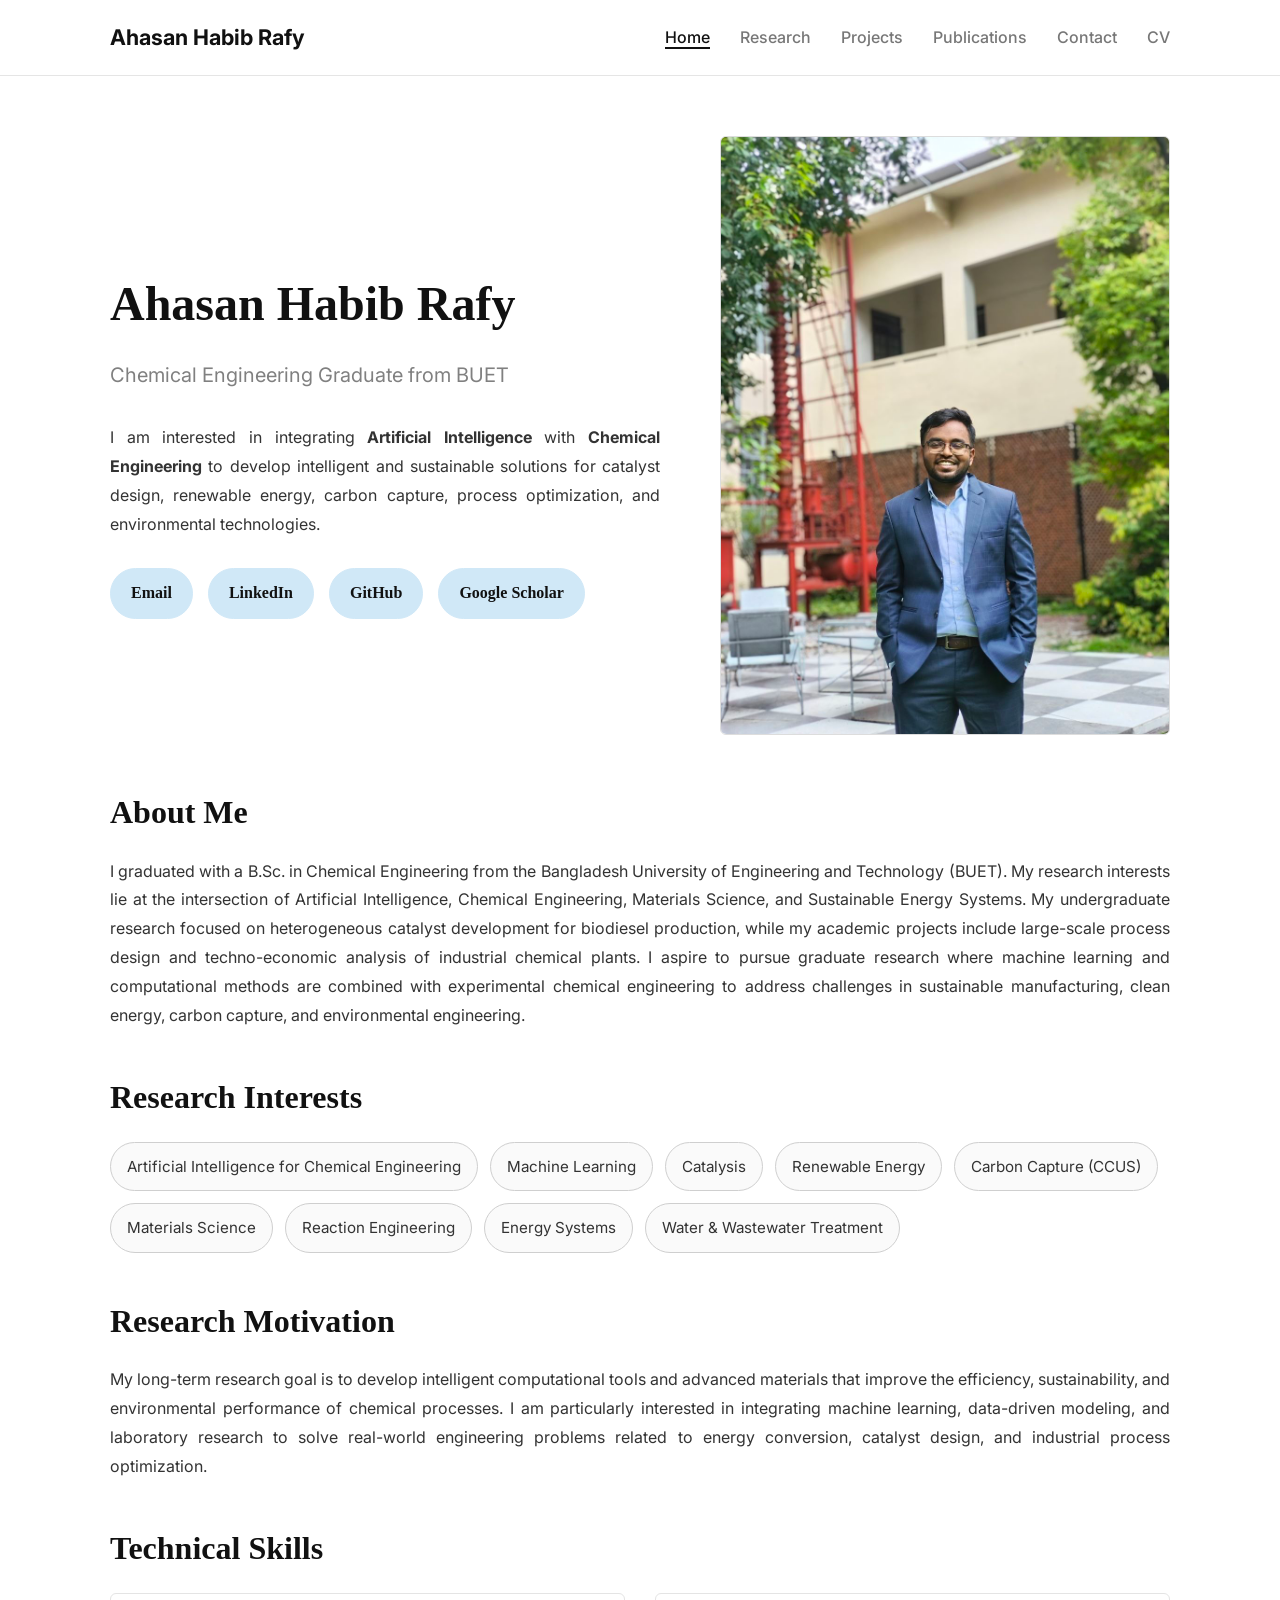
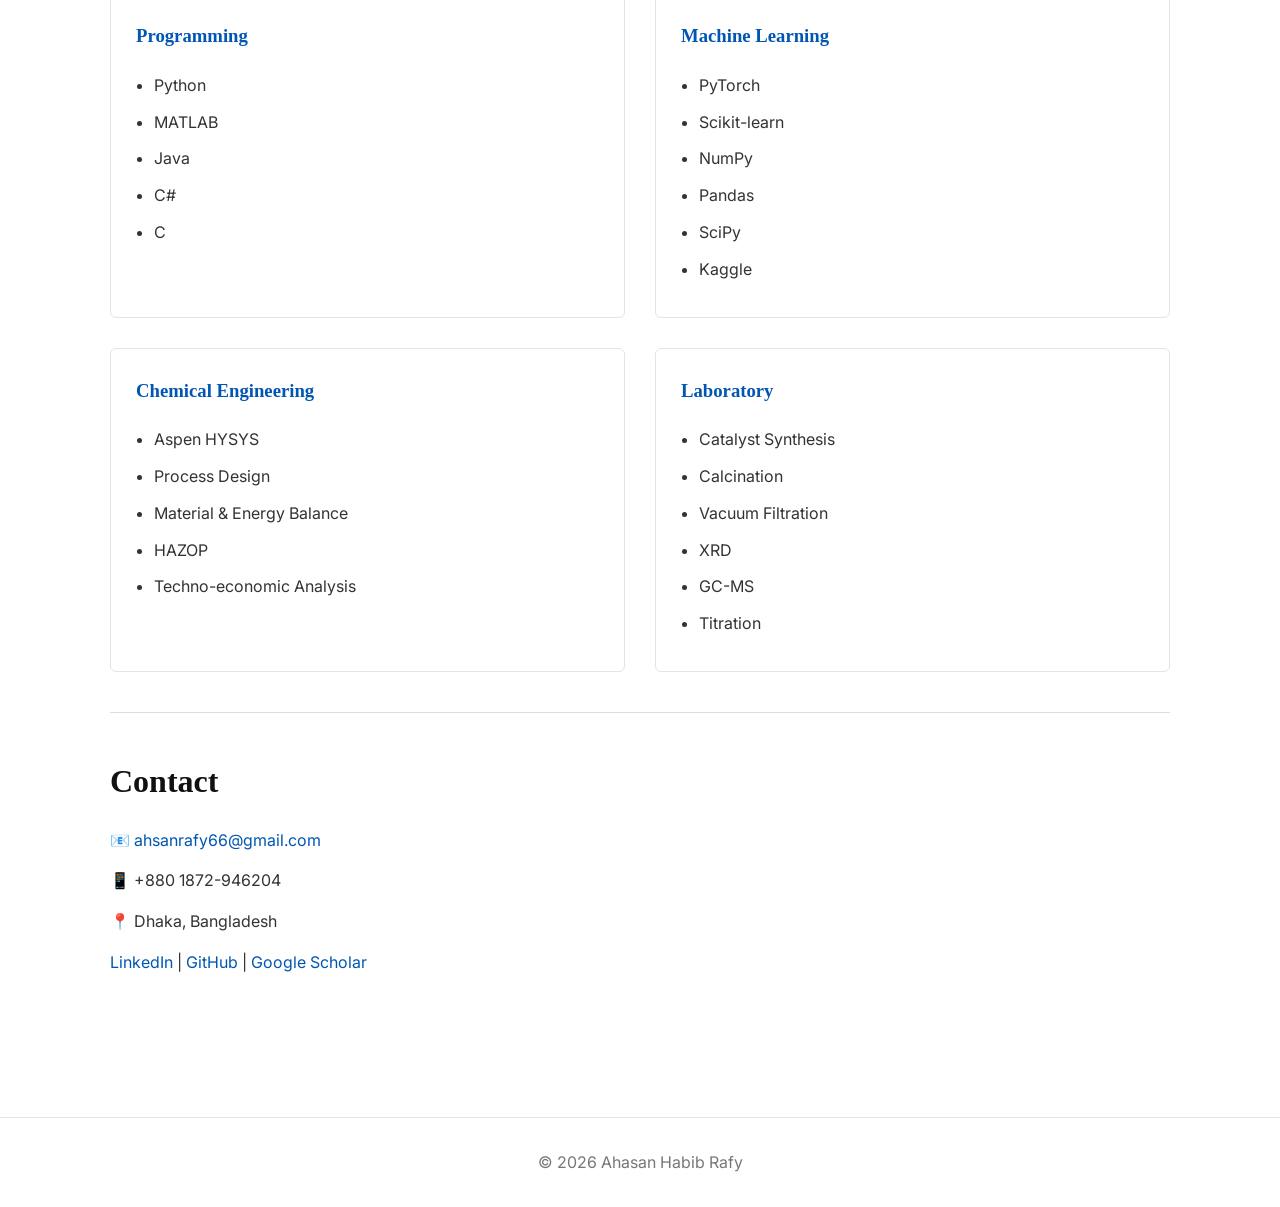
<file: index.html>
<!DOCTYPE html>
<html lang="en">

<head>

    <meta charset="UTF-8">
    <meta name="viewport" content="width=device-width, initial-scale=1.0">

    <title>Ahasan Habib Rafy</title>

    <link rel="stylesheet" href="style.css">

    <link rel="preconnect" href="https://fonts.googleapis.com">

    <link rel="preconnect" href="https://fonts.gstatic.com" crossorigin>

    <link href="https://fonts.googleapis.com/css2?family=Inter:wght@300;400;500;600;700&display=swap" rel="stylesheet">

    <link href="https://fonts.googleapis.com/css2?family=Inter:wght@300;400;500;600;700&display=swap" rel="stylesheet">

</head>

<body>

<nav>

    <div class="nav-container">

        <div class="logo">
            <a href="index.html">Ahasan Habib Rafy</a>
        </div>

        <ul>

            <li><a href="index.html" class="active">Home</a></li>

            <li><a href="research.html">Research</a></li>

            <li><a href="projects.html">Projects</a></li>

            <li><a href="publications.html">Publications</a></li>

            <li><a href="#contact">Contact</a></li>

            <li><a href="assets/cv.pdf" target="_blank">CV</a></li>

        </ul>

    </div>

</nav>

<main>

<section class="hero">

    <div class="hero-text">

        <h1>Ahasan Habib Rafy</h1>

        <p style="color: #808080; font-size: 20px;">
            Chemical Engineering Graduate from BUET
        </p>

        <p>

            I am interested in integrating <strong>Artificial Intelligence</strong>
            with <strong>Chemical Engineering</strong> to develop intelligent and
            sustainable solutions for catalyst design, renewable energy,
            carbon capture, process optimization, and environmental technologies.

        </p>

        <div class="buttons">

            <a href="mailto:ahsanrafy66@gmail.com">Email</a>

            <a href="https://www.linkedin.com/in/ahsan-habib-rafy-2563a71a9" target="_blank">LinkedIn</a>

            <a href="#">GitHub</a>

            <a href="#">Google Scholar</a>

        </div>

    </div>

    <div class="hero-image">

        <img src="assets/profile.jpg" alt="Ahasan Habib Rafy">

    </div>

</section>

<section>

<h2>About Me</h2>

<p>

I graduated with a B.Sc. in Chemical Engineering from the Bangladesh University
of Engineering and Technology (BUET). My research interests lie at the intersection
of Artificial Intelligence, Chemical Engineering, Materials Science, and Sustainable
Energy Systems. My undergraduate research focused on heterogeneous catalyst
development for biodiesel production, while my academic projects include
large-scale process design and techno-economic analysis of industrial chemical plants.

I aspire to pursue graduate research where machine learning and computational
methods are combined with experimental chemical engineering to address challenges
in sustainable manufacturing, clean energy, carbon capture, and environmental
engineering.

</p>

</section>

<section>

<h2>Research Interests</h2>

<div class="tags">

<span>Artificial Intelligence for Chemical Engineering</span>

<span>Machine Learning</span>

<span>Catalysis</span>

<span>Renewable Energy</span>

<span>Carbon Capture (CCUS)</span>

<span>Materials Science</span>

<span>Reaction Engineering</span>

<span>Energy Systems</span>

<span>Water & Wastewater Treatment</span>

</div>

</section>

<section>

<h2>Research Motivation</h2>

<p>

My long-term research goal is to develop intelligent computational tools and
advanced materials that improve the efficiency, sustainability, and environmental
performance of chemical processes. I am particularly interested in integrating
machine learning, data-driven modeling, and laboratory research to solve
real-world engineering problems related to energy conversion, catalyst design,
and industrial process optimization.

</p>

</section>

<section>

<h2>Technical Skills</h2>

<div class="skills-grid">

<div class="skill-card">

<h3>Programming</h3>

<ul>

<li>Python</li>

<li>MATLAB</li>

<li>Java</li>

<li>C#</li>

<li>C</li>

</ul>

</div>

<div class="skill-card">

<h3>Machine Learning</h3>

<ul>

<li>PyTorch</li>

<li>Scikit-learn</li>

<li>NumPy</li>

<li>Pandas</li>

<li>SciPy</li>

<li>Kaggle</li>

</ul>

</div>

<div class="skill-card">

<h3>Chemical Engineering</h3>

<ul>

<li>Aspen HYSYS</li>

<li>Process Design</li>

<li>Material & Energy Balance</li>

<li>HAZOP</li>

<li>Techno-economic Analysis</li>

</ul>

</div>

<div class="skill-card">

<h3>Laboratory</h3>

<ul>

<li>Catalyst Synthesis</li>

<li>Calcination</li>

<li>Vacuum Filtration</li>

<li>XRD</li>

<li>GC-MS</li>

<li>Titration</li>

</ul>

</div>

</div>

</section>

<section id="contact">

<h2>Contact</h2>

<p>

📧 <a href="mailto:ahsanrafy66@gmail.com">ahsanrafy66@gmail.com</a>

</p>

<p>

📱 +880 1872-946204

</p>

<p>

📍 Dhaka, Bangladesh

</p>

<p>

<a href="https://www.linkedin.com/in/ahsan-habib-rafy-2563a71a9" target="_blank">LinkedIn</a>

|

<a href="#">GitHub</a>

|

<a href="#">Google Scholar</a>

</p>

</section>

</main>

<footer>

<p>

© 2026 Ahasan Habib Rafy

</p>

</footer>

</body>

</html>
</file>
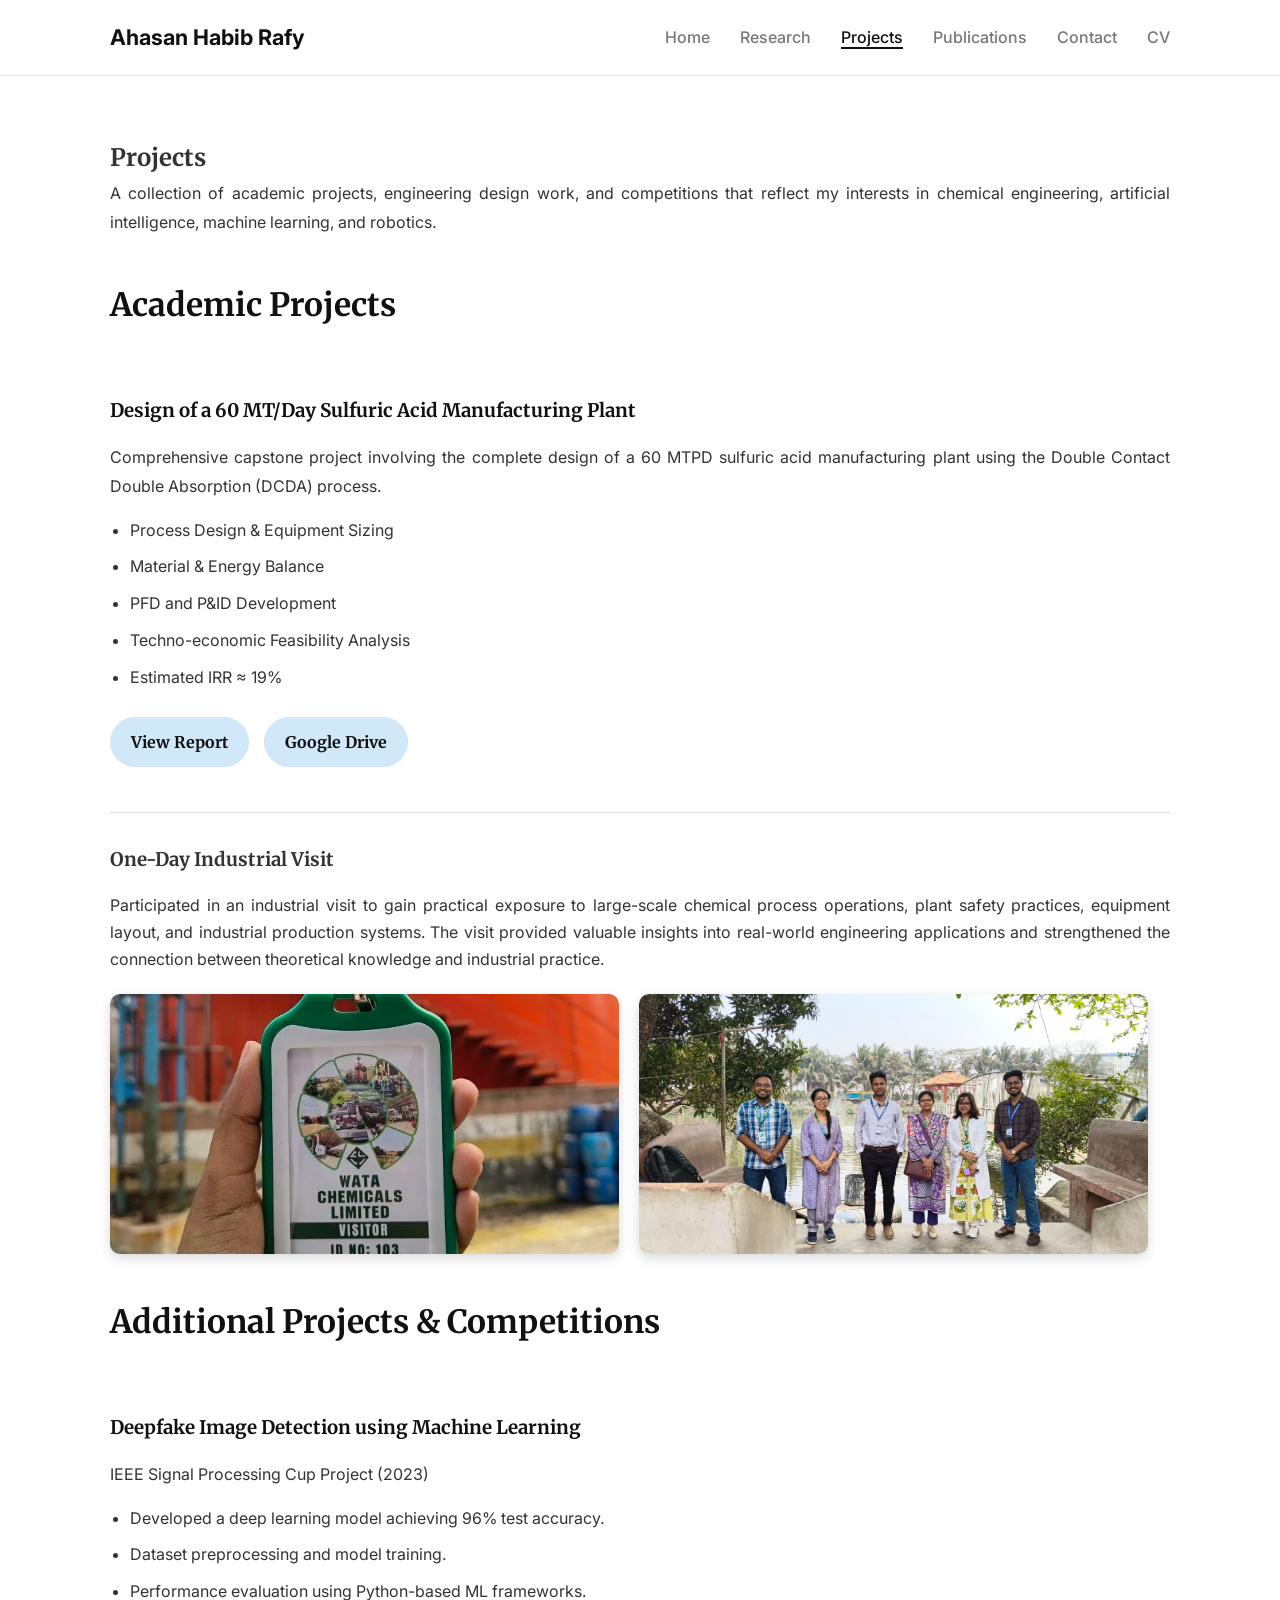
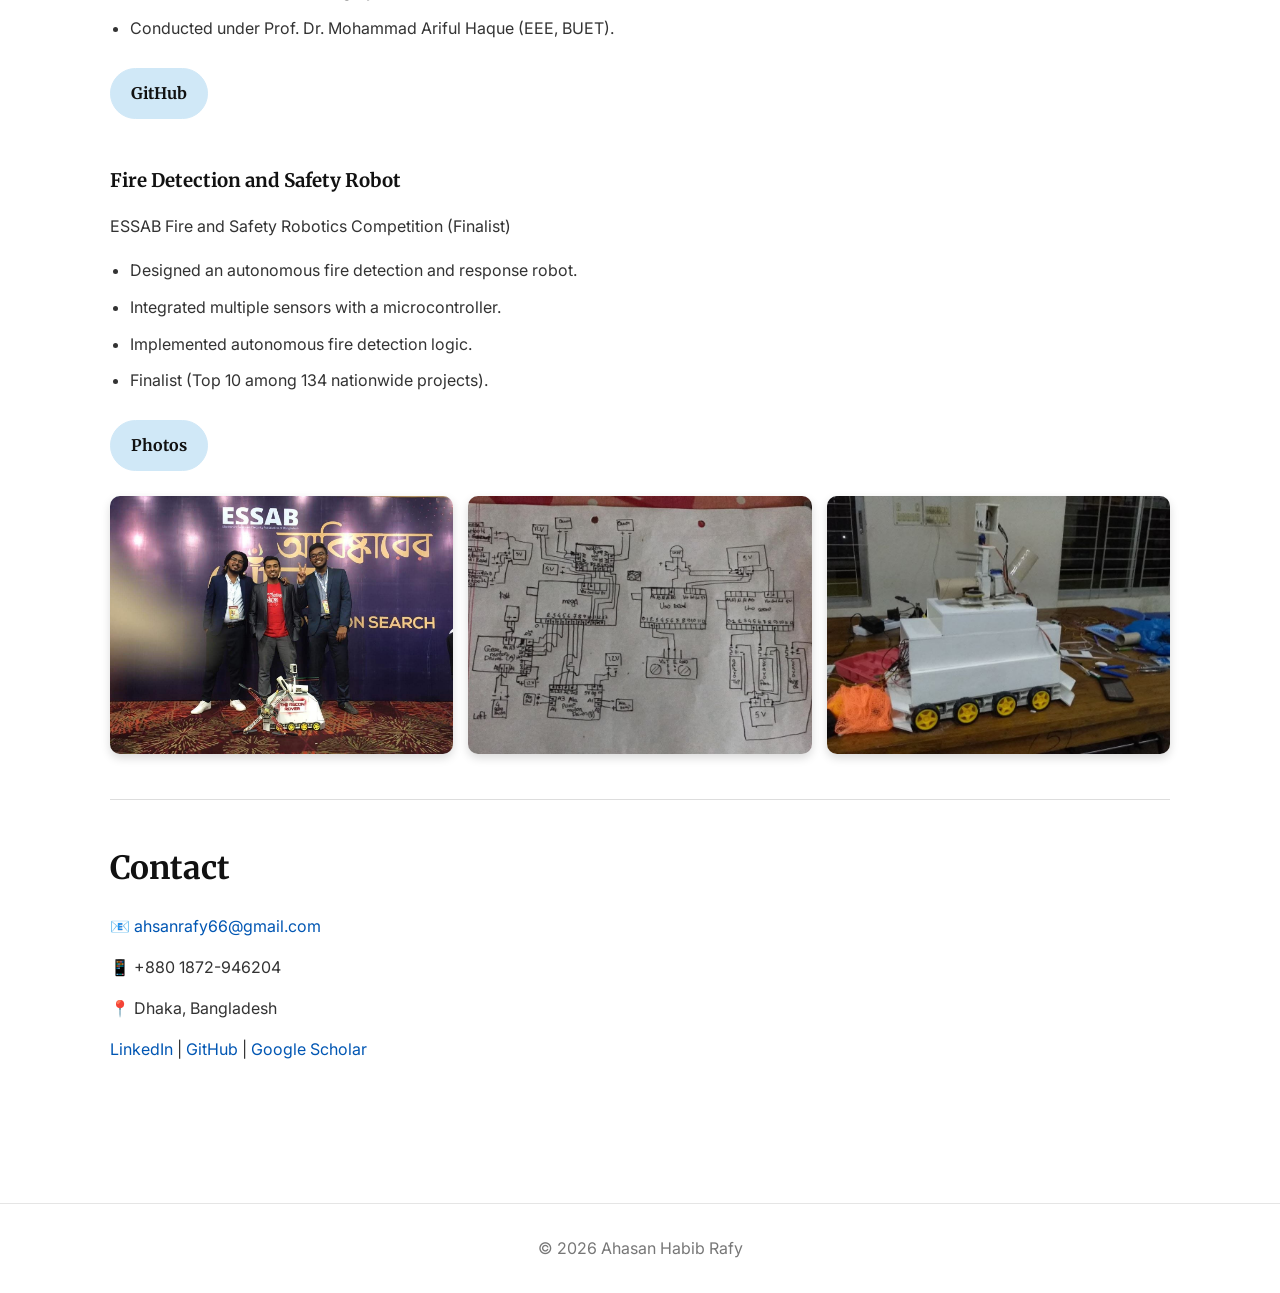
<file: projects.html>
<!DOCTYPE html>
<html lang="en">

<head>

    <meta charset="UTF-8">
    <meta name="viewport" content="width=device-width, initial-scale=1.0">

    <title>Projects | Ahasan Habib Rafy</title>

    <link rel="stylesheet" href="style.css">

    <link rel="preconnect" href="https://fonts.googleapis.com">

    <link rel="preconnect" href="https://fonts.gstatic.com" crossorigin>

    <link href="https://fonts.googleapis.com/css2?family=Inter:wght@300;400;500;600;700&display=swap" rel="stylesheet">
    
    <link href="https://fonts.googleapis.com/css2?family=Inter:wght@300;400;500;600&family=Playfair+Display:wght@700&display=swap" rel="stylesheet">
    
    <link href="https://fonts.googleapis.com/css2?family=Inter:wght@300;400;500;600;700&display=swap" rel="stylesheet">

    <link href="https://fonts.googleapis.com/css2?family=Inter:wght@300;400;500;600&family=Merriweather:wght@700&display=swap" rel="stylesheet">

</head>

<body>

<nav>

<div class="nav-container">

<div class="logo">
<a href="index.html">Ahasan Habib Rafy</a>
</div>

<ul>

<li><a href="index.html">Home</a></li>

<li><a href="research.html">Research</a></li>

<li><a href="projects.html" class="active">Projects</a></li>

<li><a href="publications.html">Publications</a></li>

<li><a href="#contact">Contact</a></li>

<li><a href="assets/cv.pdf" target="_blank">CV</a></li>



</ul>

</div>

</nav>

<main>

<section>

<h1>Projects</h1>

<p>

A collection of academic projects, engineering design work, and competitions
that reflect my interests in chemical engineering, artificial intelligence,
machine learning, and robotics.

</p>

</section>

<!-- ====================================================== -->

<section>

    <h2>Academic Projects</h2>

    <div class="project-card">

        <div class="project-content">

            <h3>Design of a 60 MT/Day Sulfuric Acid Manufacturing Plant</h3>

            <p>
                Comprehensive capstone project involving the complete design of a
                60 MTPD sulfuric acid manufacturing plant using the Double Contact
                Double Absorption (DCDA) process.
            </p>

            <ul>
                <li>Process Design & Equipment Sizing</li>
                <li>Material & Energy Balance</li>
                <li>PFD and P&amp;ID Development</li>
                <li>Techno-economic Feasibility Analysis</li>
                <li>Estimated IRR ≈ 19%</li>
            </ul>

            <div class="buttons">
                <a href="https://drive.google.com/file/d/13DH-ZAOr2LEgkhJGG7vrE-RukiJyX8AS/view?usp=drive_link" target="_blank">
                    View Report
                </a>
                <a href="https://drive.google.com/drive/folders/1cYNmdhlsCjySzA49zK9D0_FBFE9Hs80x?usp=drive_link" target="_blank">
                    Google Drive
                </a>
            </div>

        </div>

    </div>

    <!-- Industrial Visit Subsection -->
    <div class="industrial-visit">

        <h3>One-Day Industrial Visit</h3>

        <p>
            Participated in an industrial visit to gain practical exposure to
            large-scale chemical process operations, plant safety practices,
            equipment layout, and industrial production systems. The visit
            provided valuable insights into real-world engineering applications
            and strengthened the connection between theoretical knowledge and
            industrial practice.
        </p>

        <div class="visit-gallery">
            <img src="images/industrial-visit-1.jpg" alt="Industrial Visit Photo 1">
            <img src="images/industrial-visit-2.jpg" alt="Industrial Visit Photo 2">
        </div>

    </div>

</section>

<!-- ====================================================== -->

<section>

    <h2>Additional Projects & Competitions</h2>

    <!-- Deepfake -->
    <div class="project-card">

        <div class="project-content">

            <h3>Deepfake Image Detection using Machine Learning</h3>

            <p>
                IEEE Signal Processing Cup Project (2023)
            </p>

            <ul>
                <li>Developed a deep learning model achieving 96% test accuracy.</li>
                <li>Dataset preprocessing and model training.</li>
                <li>Performance evaluation using Python-based ML frameworks.</li>
                <li>Conducted under Prof. Dr. Mohammad Ariful Haque (EEE, BUET).</li>
            </ul>

            <div class="buttons">
                <a href="#">GitHub</a>
            </div>

        </div>

    </div>

    <!-- Robotics -->
    <div class="project-card">

        <div class="project-content">

            <h3>Fire Detection and Safety Robot</h3>

            <p>
                ESSAB Fire and Safety Robotics Competition (Finalist)
            </p>

            <ul>
                <li>Designed an autonomous fire detection and response robot.</li>
                <li>Integrated multiple sensors with a microcontroller.</li>
                <li>Implemented autonomous fire detection logic.</li>
                <li>Finalist (Top 10 among 134 nationwide projects).</li>
            </ul>

            <div class="buttons">
                <a href="https://drive.google.com/drive/folders/1A1L3kk9WWM-lfLNbj0kkNv6wkd1Zb5Vy?usp=drive_link" target="_blank">Photos</a>
               
            </div>

            <!-- Robotics Photos -->
            <div class="project-gallery">
                <img src="images/projects/robot1.jpg" alt="Robot Photo 1">
                <img src="images/projects/robot2.jpg" alt="Robot Photo 2">
                <img src="images/projects/robot3.jpg" alt="Robot Photo 3">
            </div>

        </div>

    </div>

</section>

<section id="contact">

<h2>Contact</h2>

<p>

📧

<a href="mailto:ahsanrafy66@gmail.com">

ahsanrafy66@gmail.com

</a>

</p>

<p>

📱 +880 1872-946204

</p>

<p>

📍 Dhaka, Bangladesh

</p>

<p>

<a href="https://www.linkedin.com/in/ahsan-habib-rafy-2563a71a9">

LinkedIn

</a>

|

<a href="#">

GitHub

</a>

|

<a href="#">

Google Scholar

</a>

</p>

</section>

</main>

<footer>

<p>

© 2026 Ahasan Habib Rafy

</p>

</footer>

</body>

</html>
</file>
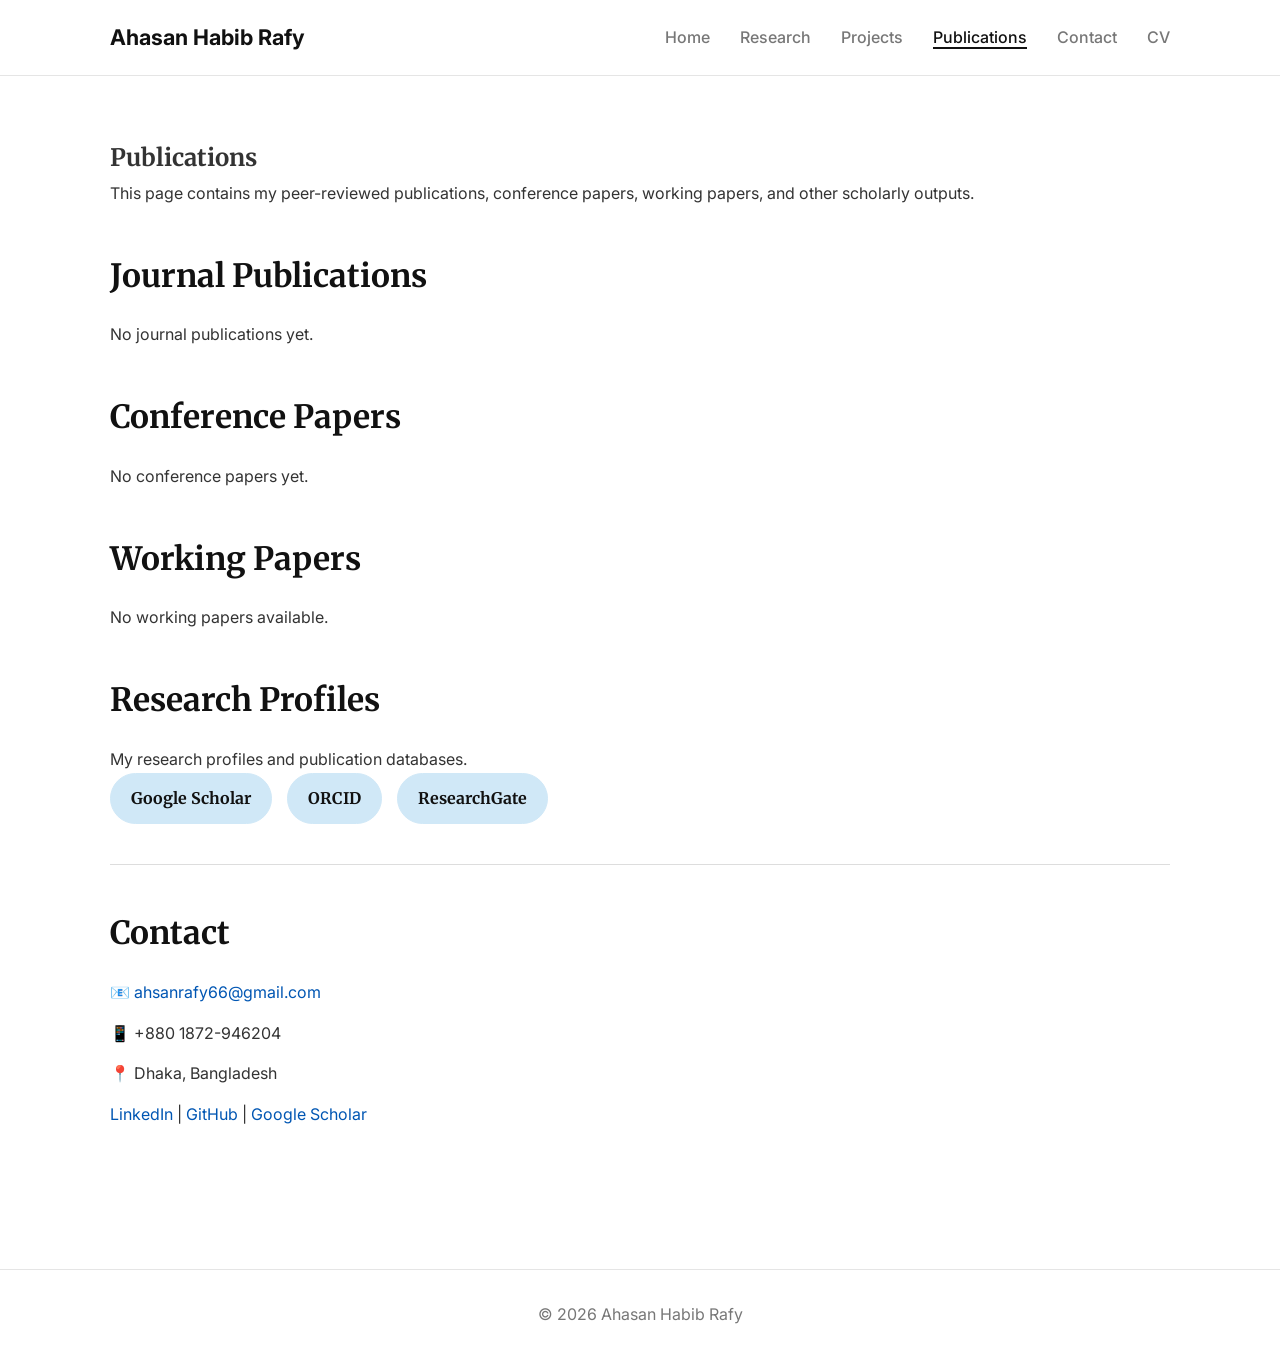
<file: publications.html>
<!DOCTYPE html>
<html lang="en">

<head>

    <meta charset="UTF-8">
    <meta name="viewport" content="width=device-width, initial-scale=1.0">

    <title>Publications | Ahasan Habib Rafy</title>

    <link rel="stylesheet" href="style.css">

    <link rel="preconnect" href="https://fonts.googleapis.com">

    <link rel="preconnect" href="https://fonts.gstatic.com" crossorigin>

    <link href="https://fonts.googleapis.com/css2?family=Inter:wght@300;400;500;600;700&display=swap" rel="stylesheet">
    
    <link href="https://fonts.googleapis.com/css2?family=Inter:wght@300;400;500;600&family=Merriweather:wght@700&display=swap" rel="stylesheet">

</head>

<body>

<nav>

<div class="nav-container">

<div class="logo">

<a href="index.html">

Ahasan Habib Rafy

</a>

</div>

<ul>

<li><a href="index.html">Home</a></li>

<li><a href="research.html">Research</a></li>

<li><a href="projects.html">Projects</a></li>

<li><a href="publications.html" class="active">Publications</a></li>

<li><a href="#contact">Contact</a></li>

<li><a href="assets/cv.pdf" target="_blank">CV</a></li>

</ul>

</div>

</nav>

<main>

<section>

<h1>Publications</h1>

<p>

This page contains my peer-reviewed publications, conference papers,
working papers, and other scholarly outputs.

</p>

</section>

<!-- ================================================= -->

<section>

<h2>Journal Publications</h2>

<div class="publication">

<p>

No journal publications yet.

</p>

</div>

</section>

<!-- ================================================= -->

<section>

<h2>Conference Papers</h2>

<div class="publication">

<p>

No conference papers yet.

</p>

</div>

</section>

<!-- ================================================= -->

<section>

<h2>Working Papers</h2>

<div class="publication">

<p>

No working papers available.

</p>

</div>

</section>

<!-- ================================================= -->

<section>

<h2>Research Profiles</h2>

<p>

My research profiles and publication databases.

</p>

<div class="buttons">

<a href="#">

Google Scholar

</a>

<a href="#">

ORCID

</a>

<a href="#">

ResearchGate

</a>

</div>

</section>

<!-- ================================================= -->


<!-- ================================================= -->

<section id="contact">

<h2>Contact</h2>

<p>

📧

<a href="mailto:ahsanrafy66@gmail.com">

ahsanrafy66@gmail.com

</a>

</p>

<p>

📱 +880 1872-946204

</p>

<p>

📍 Dhaka, Bangladesh

</p>

<p>

<a href="https://www.linkedin.com/in/ahsan-habib-rafy-2563a71a9">

LinkedIn

</a>

|

<a href="#">

GitHub

</a>

|

<a href="#">

Google Scholar

</a>

</p>

</section>

</main>

<footer>

<p>

© 2026 Ahasan Habib Rafy

</p>

</footer>

</body>

</html>
</file>
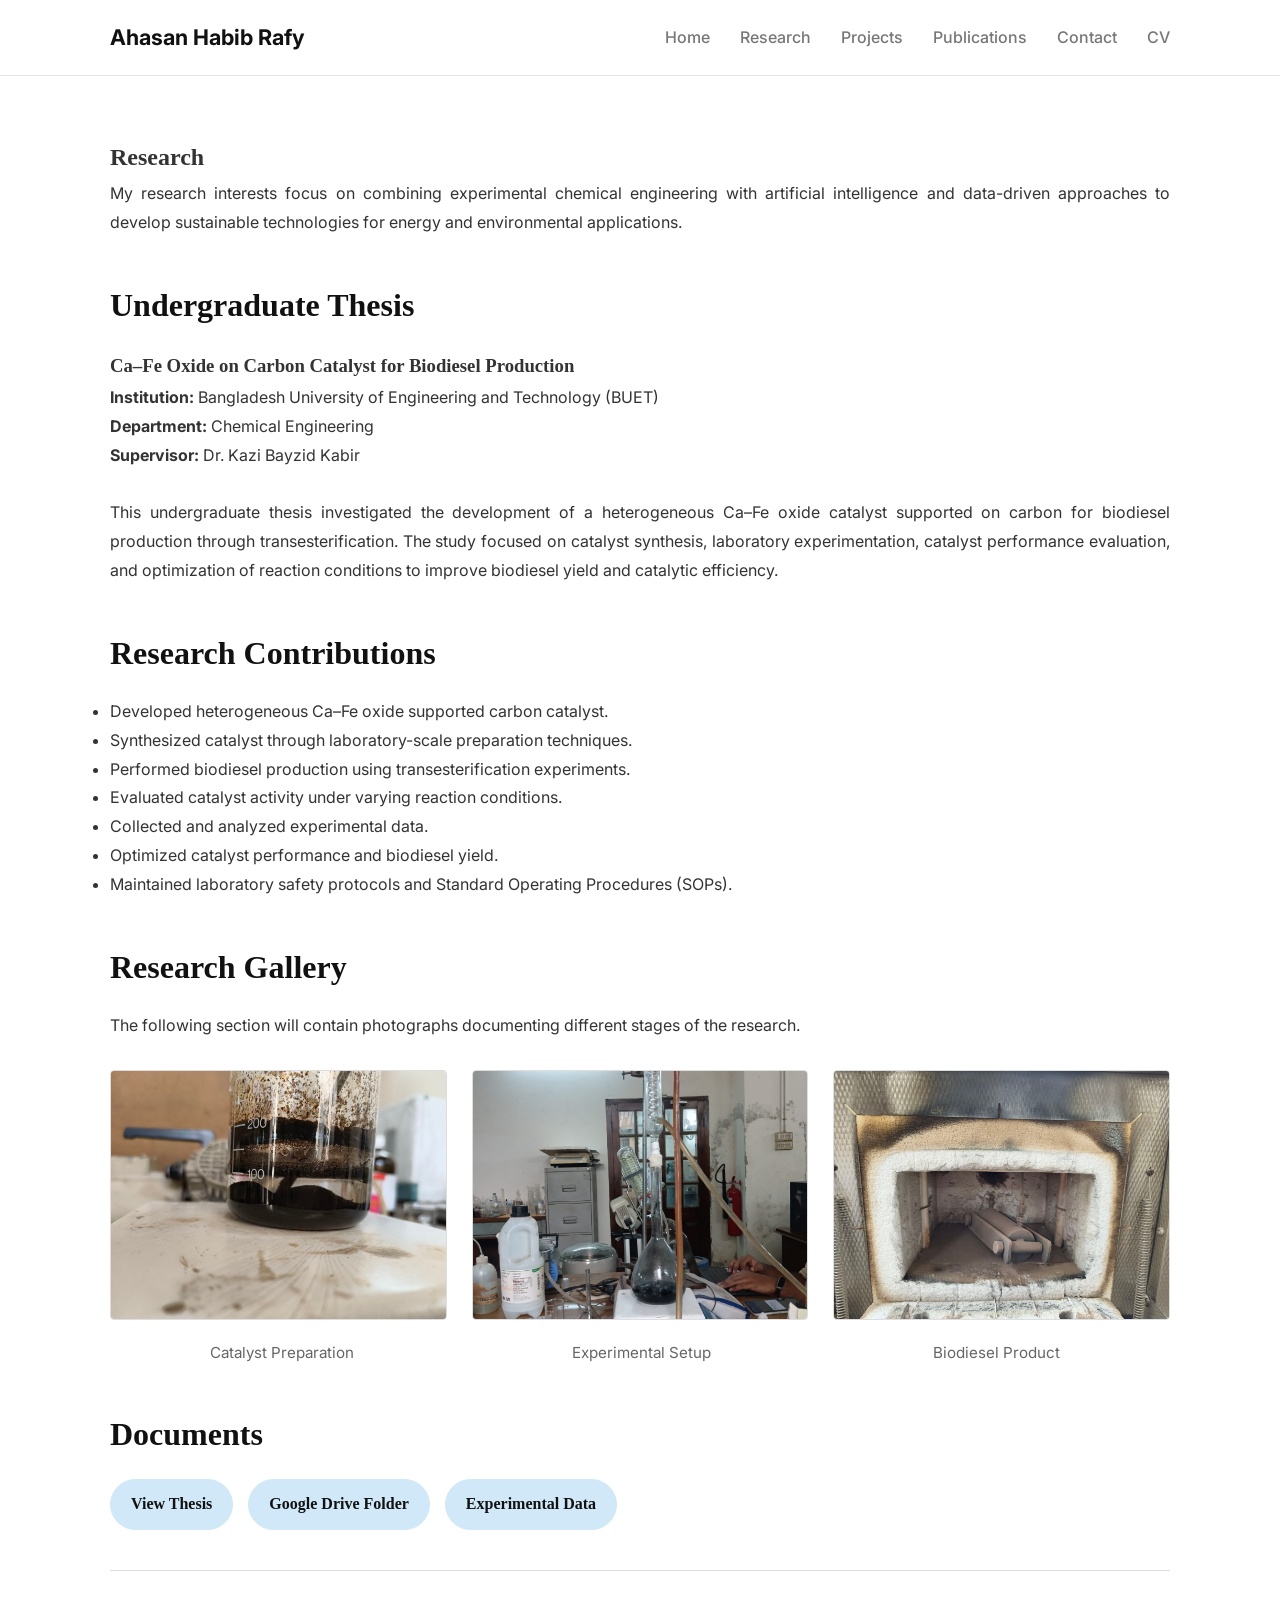
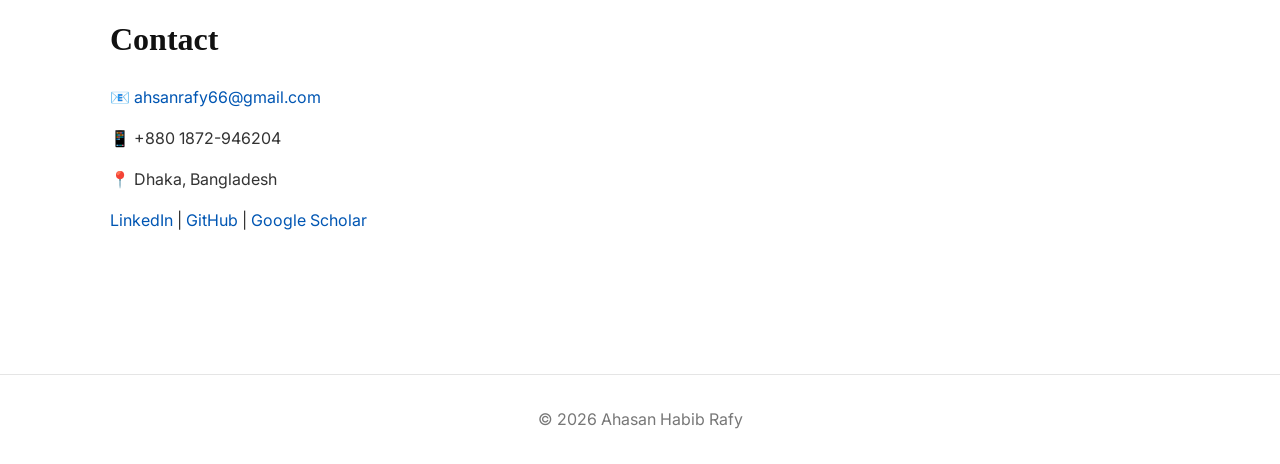
<file: research (copy 1).html>
<!DOCTYPE html>
<html lang="en">

<head>

    <meta charset="UTF-8">
    <meta name="viewport" content="width=device-width, initial-scale=1.0">

    <title>Research | Ahasan Habib Rafy</title>

    <link rel="stylesheet" href="style.css">

    <link rel="preconnect" href="https://fonts.googleapis.com">

    <link rel="preconnect" href="https://fonts.gstatic.com" crossorigin>

    <link href="https://fonts.googleapis.com/css2?family=Inter:wght@300;400;500;600;700&display=swap" rel="stylesheet">

</head>

<body>

<nav>

<div class="nav-container">

<div class="logo">
<a href="index.html">Ahasan Habib Rafy</a>
</div>

<ul>

<li><a href="index.html">Home</a></li>

<li><a href="research.html">Research</a></li>

<li><a href="projects.html">Projects</a></li>

<li><a href="publications.html">Publications</a></li>

<li><a href="#contact">Contact</a></li>

<li><a href="assets/cv.pdf" target="_blank">CV</a></li>

</ul>

</div>

</nav>

<main>

<section>

<h1>Research</h1>

<p>

My research interests focus on combining experimental chemical engineering with
artificial intelligence and data-driven approaches to develop sustainable technologies
for energy and environmental applications.

</p>

</section>

<section>

<h2>Undergraduate Thesis</h2>

<h3>Ca–Fe Oxide on Carbon Catalyst for Biodiesel Production</h3>

<p>

<strong>Institution:</strong> Bangladesh University of Engineering and Technology (BUET)

<br>

<strong>Department:</strong> Chemical Engineering

<br>

<strong>Supervisor:</strong> Dr. Kazi Bayzid Kabir

</p>

<br>

<p>

This undergraduate thesis investigated the development of a heterogeneous
Ca–Fe oxide catalyst supported on carbon for biodiesel production through
transesterification. The study focused on catalyst synthesis, laboratory
experimentation, catalyst performance evaluation, and optimization of reaction
conditions to improve biodiesel yield and catalytic efficiency.

</p>

</section>

<section>

<h2>Research Contributions</h2>

<ul>

<li>Developed heterogeneous Ca–Fe oxide supported carbon catalyst.</li>

<li>Synthesized catalyst through laboratory-scale preparation techniques.</li>

<li>Performed biodiesel production using transesterification experiments.</li>

<li>Evaluated catalyst activity under varying reaction conditions.</li>

<li>Collected and analyzed experimental data.</li>

<li>Optimized catalyst performance and biodiesel yield.</li>

<li>Maintained laboratory safety protocols and Standard Operating Procedures (SOPs).</li>

</ul>

</section>

<section>

<h2>Research Gallery</h2>

<p>

The following section will contain photographs documenting different stages of the research.

</p>

<div class="gallery">

<div class="gallery-item">

<img src="images/thesis/photo1.jpg" alt="Catalyst Preparation">

<p>Catalyst Preparation</p>

</div>

<div class="gallery-item">

<img src="images/thesis/photo2.jpg" alt="Laboratory Experiment">

<p>Experimental Setup</p>

</div>

<div class="gallery-item">

<img src="images/thesis/photo3.jpg" alt="Biodiesel">

<p>Biodiesel Product</p>

</div>

</div>

</section>

<section>

<h2>Documents</h2>

<div class="buttons">

<a href="assets/thesis.pdf" target="_blank">

View Thesis

</a>

<a href="#">

Google Drive Folder

</a>

<a href="#">

Experimental Data

</a>

</div>

</section>

<section id="contact">

<h2>Contact</h2>

<p>

📧

<a href="mailto:ahsanrafy66@gmail.com">

ahsanrafy66@gmail.com

</a>

</p>

<p>

📱 +880 1872-946204

</p>

<p>

📍 Dhaka, Bangladesh

</p>

<p>

<a href="https://www.linkedin.com/in/ahsan-habib-rafy-2563a71a9">

LinkedIn

</a>

|

<a href="#">

GitHub

</a>

|

<a href="#">

Google Scholar

</a>

</p>

</section>

</main>

<footer>

<p>

© 2026 Ahasan Habib Rafy

</p>

</footer>

</body>

</html>
</file>
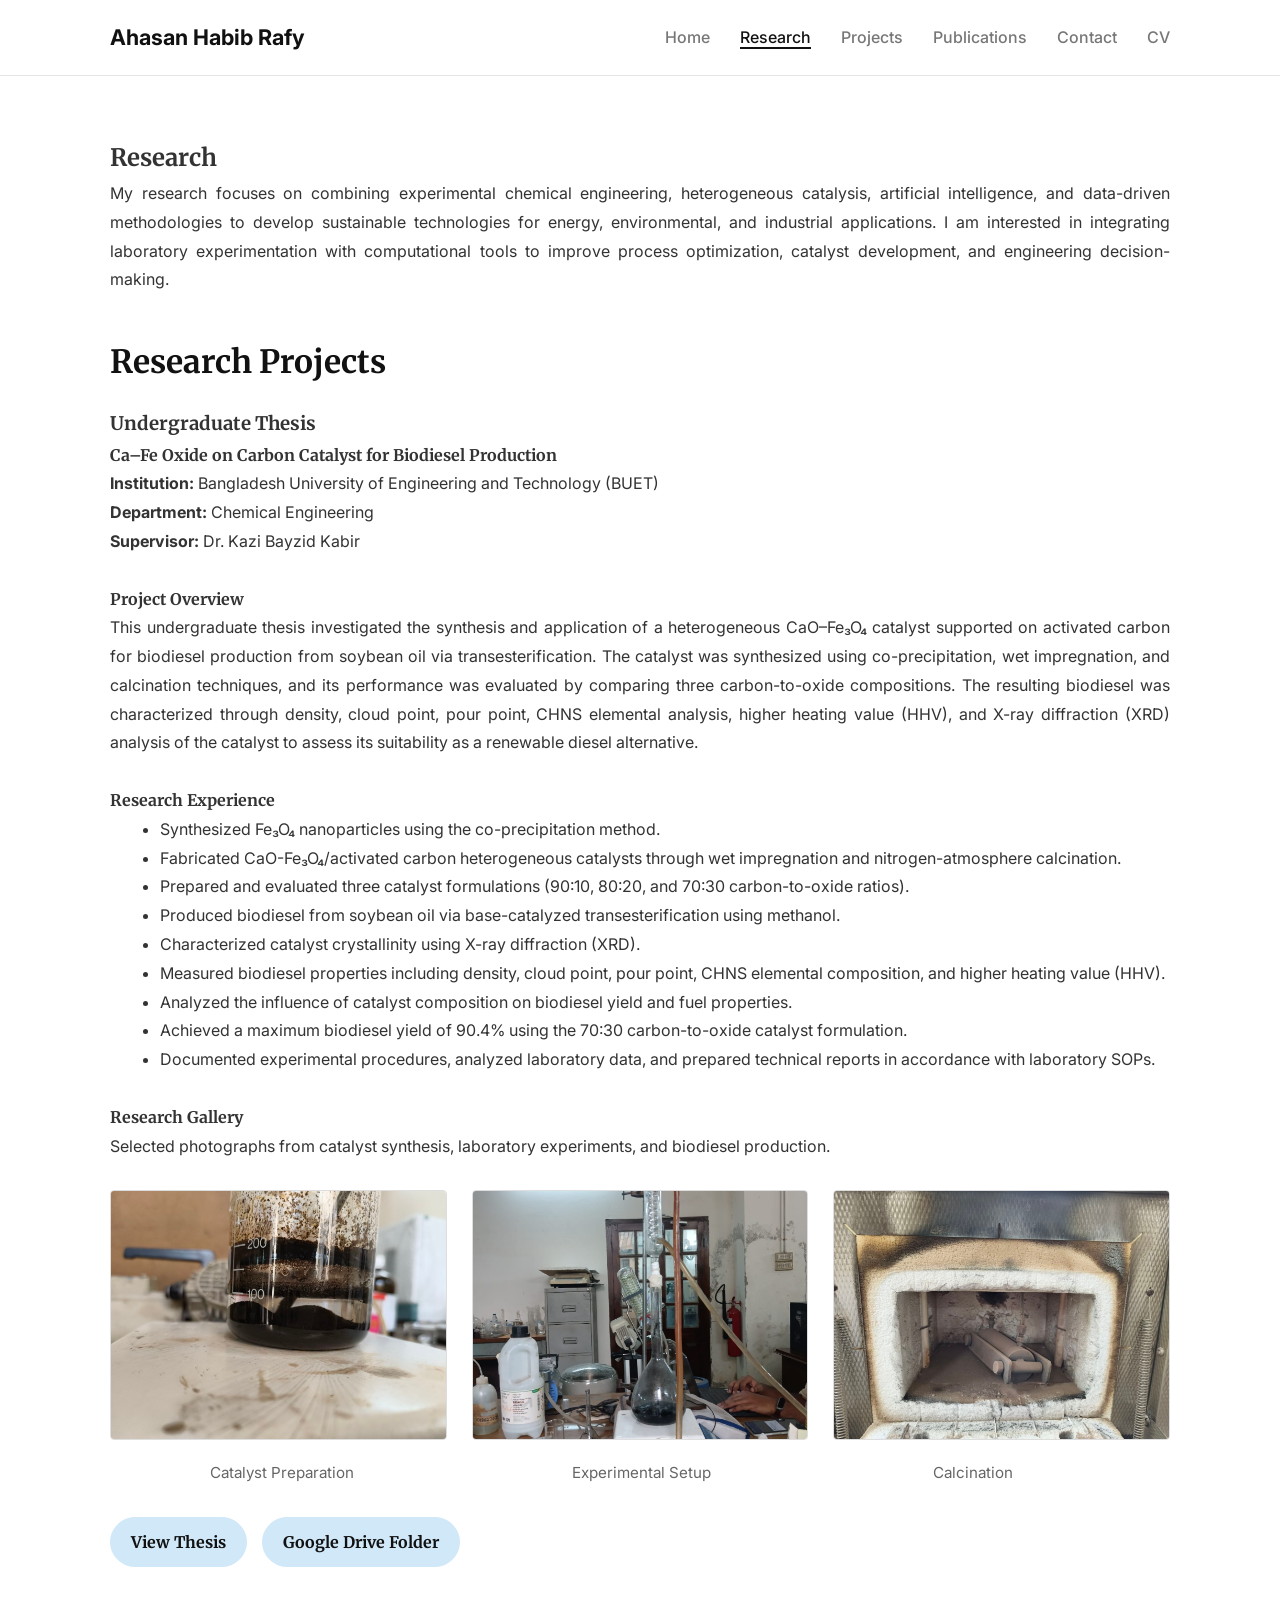
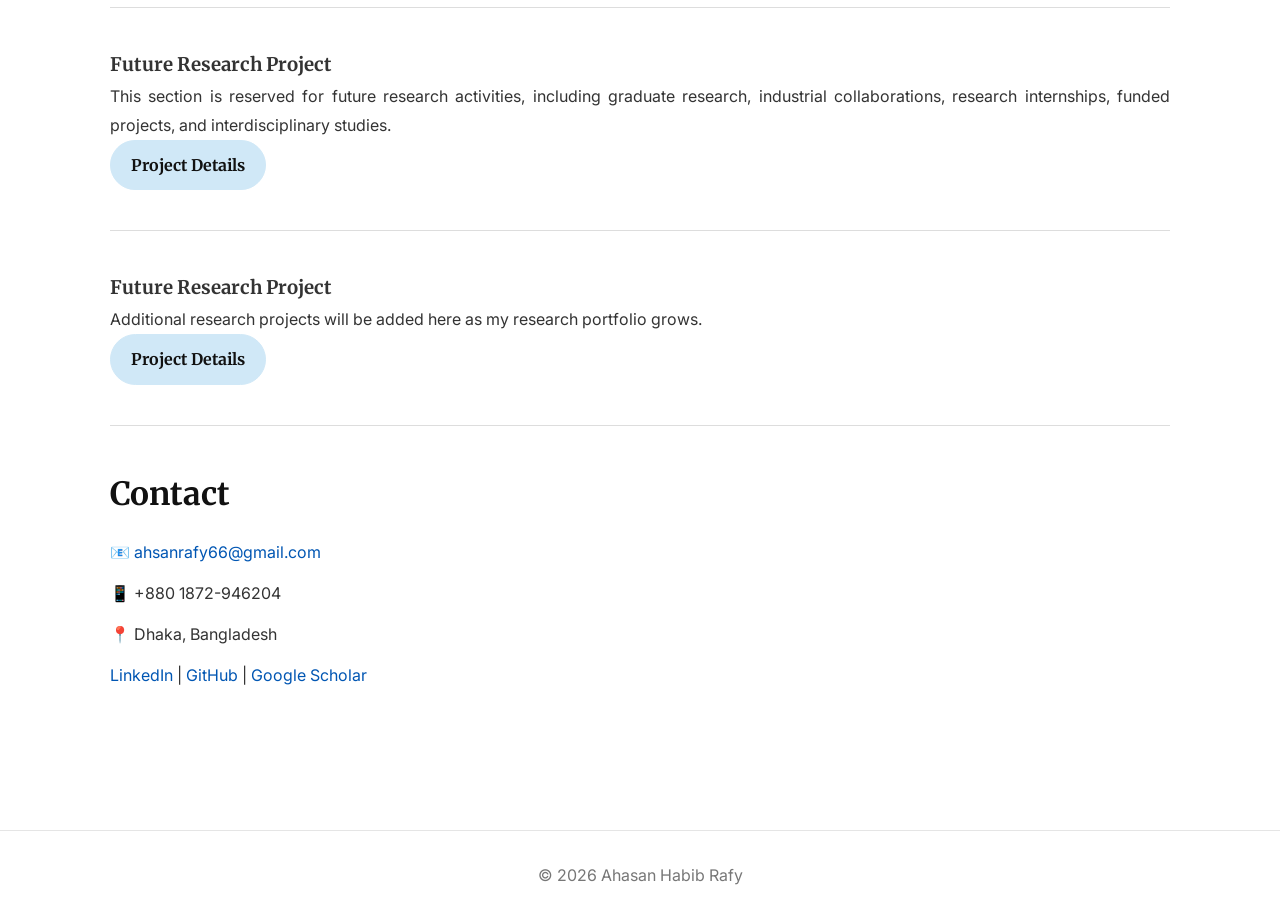
<file: research.html>
<!DOCTYPE html>
<html lang="en">

<head>

    <meta charset="UTF-8">
    <meta name="viewport" content="width=device-width, initial-scale=1.0">

    <title>Research | Ahasan Habib Rafy</title>

    <link rel="stylesheet" href="style.css">

    <link rel="preconnect" href="https://fonts.googleapis.com">

    <link rel="preconnect" href="https://fonts.gstatic.com" crossorigin>

    <link href="https://fonts.googleapis.com/css2?family=Inter:wght@300;400;500;600;700&display=swap" rel="stylesheet">

    <link href="https://fonts.googleapis.com/css2?family=Inter:wght@300;400;500;600&family=Merriweather:wght@700&display=swap" rel="stylesheet">

</head>

<body>

    <!-- ===================== Navigation ===================== -->

    <nav>

        <div class="nav-container">

            <div class="logo">
                <a href="index.html">Ahasan Habib Rafy</a>
            </div>

            <ul>

                <li><a href="index.html">Home</a></li>

                <li><a href="research.html" class="active">Research</a></li>

                <li><a href="projects.html">Projects</a></li>

                <li><a href="publications.html">Publications</a></li>

                <li><a href="#contact">Contact</a></li>

                <li><a href="assets/cv.pdf" target="_blank">CV</a></li>

            </ul>

        </div>

    </nav>



    <main>

        <!-- ===================== Research Overview ===================== -->

        <section>

            <h1>Research</h1>

            <p>

                My research focuses on combining experimental chemical engineering,
                heterogeneous catalysis, artificial intelligence, and data-driven
                methodologies to develop sustainable technologies for energy,
                environmental, and industrial applications. I am interested in
                integrating laboratory experimentation with computational tools to
                improve process optimization, catalyst development, and engineering
                decision-making.

            </p>

        </section>



        <!-- ===================== Research Projects ===================== -->

        <section>

            <h2>Research Projects</h2>



            <!-- ===================================================== -->
            <!-- Undergraduate Thesis -->
            <!-- ===================================================== -->

            <article class="research-project">

                <h3>Undergraduate Thesis</h3>

                <h4>Ca–Fe Oxide on Carbon Catalyst for Biodiesel Production</h4>

                <p>

                    <strong>Institution:</strong>
                    Bangladesh University of Engineering and Technology (BUET)

                    <br>

                    <strong>Department:</strong>
                    Chemical Engineering

                    <br>

                    <strong>Supervisor:</strong>
                    Dr. Kazi Bayzid Kabir

                </p>

                <br>

                <h4>Project Overview</h4>

                <p>

                    This undergraduate thesis investigated the synthesis and application of a heterogeneous CaO–Fe₃O₄ catalyst supported on activated carbon for biodiesel production from soybean oil via transesterification. The catalyst was synthesized using co-precipitation, wet impregnation, and calcination techniques, and its performance was evaluated by comparing three carbon-to-oxide compositions. The resulting biodiesel was characterized through density, cloud point, pour point, CHNS elemental analysis, higher heating value (HHV), and X-ray diffraction (XRD) analysis of the catalyst to assess its suitability as a renewable diesel alternative.

                </p>

                <br>

                <h4>Research Experience</h4>

                <ul class="thesis-list">

                    <li>Synthesized Fe₃O₄ nanoparticles using the co-precipitation method.</li>

                    <li>Fabricated CaO-Fe₃O₄/activated carbon heterogeneous catalysts through wet impregnation and nitrogen-atmosphere calcination.</li>

                    <li>Prepared and evaluated three catalyst formulations (90:10, 80:20, and 70:30 carbon-to-oxide ratios).</li>

                    <li>Produced biodiesel from soybean oil via base-catalyzed transesterification using methanol.</li>

                    <li>Characterized catalyst crystallinity using X-ray diffraction (XRD).</li>

                    <li>Measured biodiesel properties including density, cloud point, pour point, CHNS elemental composition, and higher heating value (HHV).</li>

                    <li>Analyzed the influence of catalyst composition on biodiesel yield and fuel properties.</li>

                    <li>Achieved a maximum biodiesel yield of 90.4% using the 70:30 carbon-to-oxide catalyst formulation.</li>
                    <li>Documented experimental procedures, analyzed laboratory data, and prepared technical reports in accordance with laboratory SOPs.</li>

                </ul>

                <br>

                <h4>Research Gallery</h4>

                <p>

                    Selected photographs from catalyst synthesis, laboratory
                    experiments, and biodiesel production.

                </p>

                <div class="gallery">

                    <div class="gallery-item">

                        <img src="images/thesis/photo1.jpg" alt="Catalyst Preparation">

                        <p>Catalyst Preparation</p>

                    </div>

                    <div class="gallery-item">

                        <img src="images/thesis/photo2.jpg" alt="Experimental Setup">

                        <p>Experimental Setup</p>

                    </div>

                    <div class="gallery-item">

                        <img src="images/thesis/photo3.jpg" alt="Calcination">

                        <p>Calcination</p>

                    </div>

                </div>


                <div class="buttons">

                    <a href="assets/thesis.pdf" target="_blank">
                        View Thesis
                    </a>

                    <a href="https://drive.google.com/drive/folders/1sE2tycuFa7WtSZ1xiBogKMmP66Z_4FFO?usp=drive_link" target="_blank">
                        Google Drive Folder
                    </a>

                </div>

            </article>



            <hr>



            <!-- ===================================================== -->
            <!-- Future Research Project -->
            <!-- ===================================================== -->

            <article class="research-project">

                <h3>Future Research Project</h3>

                <p>

                    This section is reserved for future research activities,
                    including graduate research, industrial collaborations,
                    research internships, funded projects, and interdisciplinary
                    studies.

                </p>

                <div class="buttons">

                    <a href="#">
                        Project Details
                    </a>

                </div>

            </article>



            <hr>



            <!-- ===================================================== -->
            <!-- Future Research Project -->
            <!-- ===================================================== -->

            <article class="research-project">

                <h3>Future Research Project</h3>

                <p>

                    Additional research projects will be added here as my research
                    portfolio grows.

                </p>

                <div class="buttons">

                    <a href="#">
                        Project Details
                    </a>

                </div>

            </article>

        </section>



        <!-- ===================== Contact ===================== -->

        <section id="contact">

            <h2>Contact</h2>

            <p>

                📧

                <a href="mailto:ahsanrafy66@gmail.com">

                    ahsanrafy66@gmail.com

                </a>

            </p>

            <p>

                📱 +880 1872-946204

            </p>

            <p>

                📍 Dhaka, Bangladesh

            </p>

            <p>

                <a href="https://www.linkedin.com/in/ahsan-habib-rafy-2563a71a9">

                    LinkedIn

                </a>

                |

                <a href="#">

                    GitHub

                </a>

                |

                <a href="#">

                    Google Scholar

                </a>

            </p>

        </section>

    </main>



    <!-- ===================== Footer ===================== -->

    <footer>

        <p>

            © 2026 Ahasan Habib Rafy

        </p>

    </footer>

</body>

</html>
</file>
<file: style.css>
/* ==========================================================
   AHASAN HABIB RAFY
   Academic Portfolio
   style.css
========================================================== */

/* =========================
   RESET
========================= */

*{
    margin:0;
    padding:0;
    box-sizing:border-box;
}

html{
    scroll-behavior:smooth;
}

body{

    font-family:'Inter',sans-serif;
    background:#ffffff;
    color:#333;
    line-height:1.8;
    font-size:16px;

}

h1, h2, h3, h4 {
    font-family: 'Merriweather', serif;
}

/* =========================
   LINKS
========================= */

a{

    color:#0056b3;
    text-decoration:none;

}

a:hover{

    text-decoration:underline;

}

/* =========================
   NAVIGATION
========================= */

nav{

    width:100%;
    border-bottom:1px solid #e5e5e5;
    background:#fff;
    position:sticky;
    top:0;
    z-index:100;

}

.nav-container{

    max-width:1100px;
    margin:auto;

    display:flex;
    justify-content:space-between;
    align-items:center;

    padding:18px 20px;

}

.logo a{

    font-size:1.35rem;
    font-weight:700;
    color:#111;

}

nav ul{

    display:flex;
    list-style:none;
    gap:30px;

}

nav ul li{

    list-style:none;

}

nav ul li a{

    color:#777;              /* Grey */
    font-weight:500;
    text-decoration:none;
    transition:color 0.2s ease;

}

nav ul li a:hover{

    color:#111;
    text-decoration: none;
}

nav ul li a.active{

    color:#111;
    text-decoration:underline;
    text-underline-offset:4px;
    text-decoration-thickness:2px;

}

/* =========================
   MAIN
========================= */

main{

    max-width:1100px;
    margin:auto;
    padding:60px 20px;

}

/* =========================
   HERO
========================= */

.hero{

    display: flex;
    align-items: center;
    justify-content: space-between;
    gap: 60px;

}

.hero-text{

    flex:1;

}

.hero h1{

    font-size:3rem;
    color:#111;
    margin-bottom:10px;

}

.hero h2{

    font-size:1.25rem;
    font-weight:500;
    color:#666;



}

.hero p{

    margin-bottom:30px;
    text-align:justify;

}

.hero-image{

    flex: 0 0 450px;

}

.hero-image img{

    width:100%;
    border-radius:6px;
    border:1px solid #ddd;

}

/* =========================
   SOCIAL BUTTONS
========================= */

.buttons{

    display:flex;
    gap:15px;
    flex-wrap:wrap;

}

.buttons a{

   background: #d0e8f7;
    border: 1px solid #d0e8f7;

    color: #111;                 /* Deep black */

    font-family: 'Merriweather', serif;
    font-weight: 700;

    padding: 10px 20px;

    border-radius: 999px;

    text-decoration: none;

    transition: 0.2s ease;


}

.buttons a:hover{

    background: #b7dbf2;         /* Slightly darker blue */
    color: #111;
    border-color: #b7dbf2;
    text-decoration: none;
}

/* =========================
   SECTION
========================= */

section{

    margin-bottom:40px;

}

section h2{

    font-size:2rem;

    margin-bottom:10px;

    color:#111;



    display:inline-block;

    padding-bottom:5px;

}

section p{

    text-align:justify;

}

/* =========================
   RESEARCH TAGS
========================= */

.tags{

    display:flex;

    flex-wrap:wrap;

    gap:12px;

}

.tags span{

    border:1px solid #cfcfcf;

    padding:10px 16px;

    border-radius:25px;

    background:#fafafa;

    font-size:.95rem;

}

/* =========================
   SKILLS
========================= */

.skills-grid{

    display:grid;

    grid-template-columns:repeat(2,1fr);

    gap:30px;

}

.skill-card{

    border:1px solid #e4e4e4;

    padding:25px;

    border-radius:6px;

}

.skill-card h3{

    margin-bottom:18px;

    color:#0056b3;

}

.skill-card ul{

    padding-left:18px;

}

.skill-card li{

    margin-bottom:8px;

}

/* =========================
   CONTACT
========================= */

#contact{

    border-top:1px solid #ddd;

    padding-top:40px;

}

#contact p{

    margin-bottom:12px;

}

/* =========================
   FOOTER
========================= */

footer{

    border-top:1px solid #e5e5e5;

    padding:30px;

    text-align:center;

    color:#777;

    margin-top:40px;

}

/* =========================
   IMAGES
========================= */

img{

    max-width:100%;

}

/* =========================
   TABLES (future use)
========================= */

table{

    width:100%;
    border-collapse:collapse;

    margin-top:20px;

}

table td,
table th{

    border:1px solid #ddd;

    padding:10px;

}

table th{

    background:#f5f5f5;

}

/* =========================
   HORIZONTAL RULE
========================= */

hr{

    border:none;
    border-top:1px solid #ddd;
    margin:40px 0;

}

/* =========================
   RESPONSIVE
========================= */

@media(max-width:900px){

.hero{

    flex-direction:column-reverse;

    align-items:flex-start;

}

.hero-image{

    width:220px;

}

.skills-grid{

    grid-template-columns:1fr;

}

nav ul{

    gap:18px;

}

}

@media(max-width:700px){

.nav-container{

    flex-direction:column;

    gap:20px;

}

nav ul{

    flex-wrap:wrap;

    justify-content:center;

}

.hero h1{

    font-size:2.3rem;

}

.hero h2{

    font-size:1.05rem;

}

section h2{

    font-size:1.7rem;

}

.buttons{

    justify-content:center;

}

.tags{

    justify-content:center;

}

}

@media(max-width:500px){

main{

    padding:40px 15px;

}

.hero-image{

    width:180px;

}

.buttons{

    flex-direction:column;

}

.buttons a{

    text-align:center;

}

}

/* ==========================================
   RESEARCH PAGE
========================================== */

.gallery{

    display:grid;
    grid-template-columns:repeat(3,1fr);
    gap:25px;
    margin-top:30px;
    margin-bottom:30px;

}

.gallery-item{

    text-align:center;

}

.gallery-item img{

    width:100%;
    height:250px;
    object-fit:cover;
    border:1px solid #ddd;
    border-radius:4px;

}

.gallery-item p{
    margin-left:100px;
    margin-top:10px;
    font-size:0.95rem;
    color:#666;

}

@media(max-width:900px){

.gallery{

    grid-template-columns:1fr;

}

.gallery-item img{

    height:auto;

}

}

/* ==========================================
   PROJECTS PAGE
========================================== */

.project-card{

    display:flex;
    gap:35px;
    margin:45px 0;
    align-items:flex-start;

}

.project-image{

    flex:0 0 300px;

}

.project-image img{

    width:100%;
    border:1px solid #ddd;
    border-radius:4px;

}

.project-content{

    flex:1;

}

.project-content h3{

    margin-bottom:15px;
    color:#111;

}

.project-content p{

    margin-bottom:15px;

}

.project-content ul{

    padding-left:20px;
    margin-bottom:25px;

}

.project-content li{

    margin-bottom:8px;

}

@media(max-width:900px){

.project-card{

    flex-direction:column;

}

.project-image{

    width:100%;

}

/* ==========================================
   PUBLICATIONS
========================================== */

.publication{

    border-left:4px solid #0056b3;
    padding-left:20px;
    margin:25px 0;

}

.publication p{

    color:#555;

}
}
.industrial-visit{
    margin-top: 40px;
    padding-top: 30px;
    border-top: 1px solid #ddd;
}

.industrial-visit h3{
    margin-bottom: 15px;
}

.industrial-visit p{
    margin-bottom: 20px;
    line-height: 1.7;
}

.visit-gallery{
    display: flex;
    gap: 20px;
    flex-wrap: wrap;
}

.visit-gallery img{
    flex: 1;
    min-width: 280px;
    max-width: 48%;
    height: 260px;
    object-fit: cover;
    object-position: center;   /* Center crop */
    border-radius: 10px;
    box-shadow: 0 4px 12px rgba(0,0,0,0.15);
    transition: transform 0.3s ease;
}
.visit-gallery img:hover{
    transform: scale(1.03);
}
.project-gallery{
    margin-top: 25px;
    display: flex;
    gap: 15px;
    flex-wrap: wrap;
}

.project-gallery img{
    width: calc(33.33% - 10px);
    min-width: 180px;
    aspect-ratio: 4/3;
    object-fit: cover;
    object-position: center;
    border-radius: 10px;
    box-shadow: 0 4px 10px rgba(0,0,0,0.15);
    transition: transform 0.3s ease;
}

.project-gallery img:hover{
    transform: scale(1.03);
}
.thesis-list {
    padding-left:50px;
}
</file>
